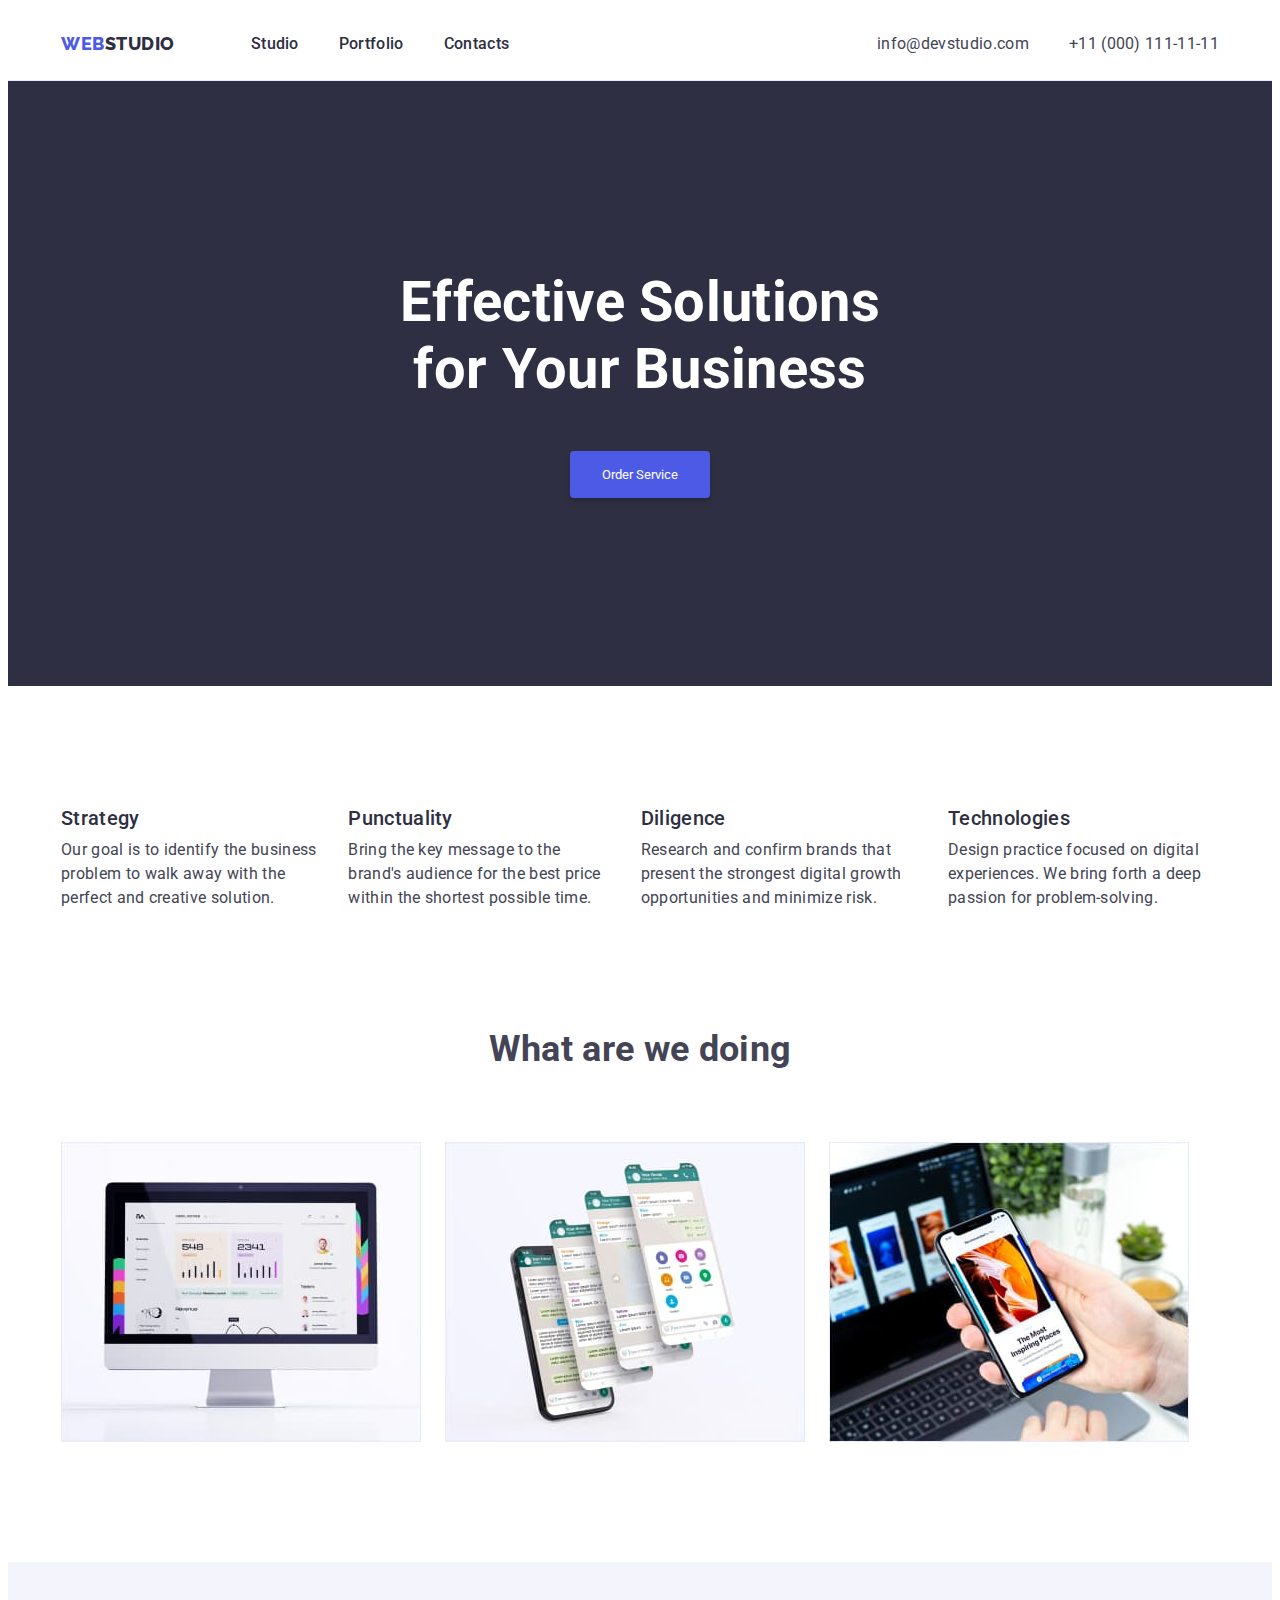
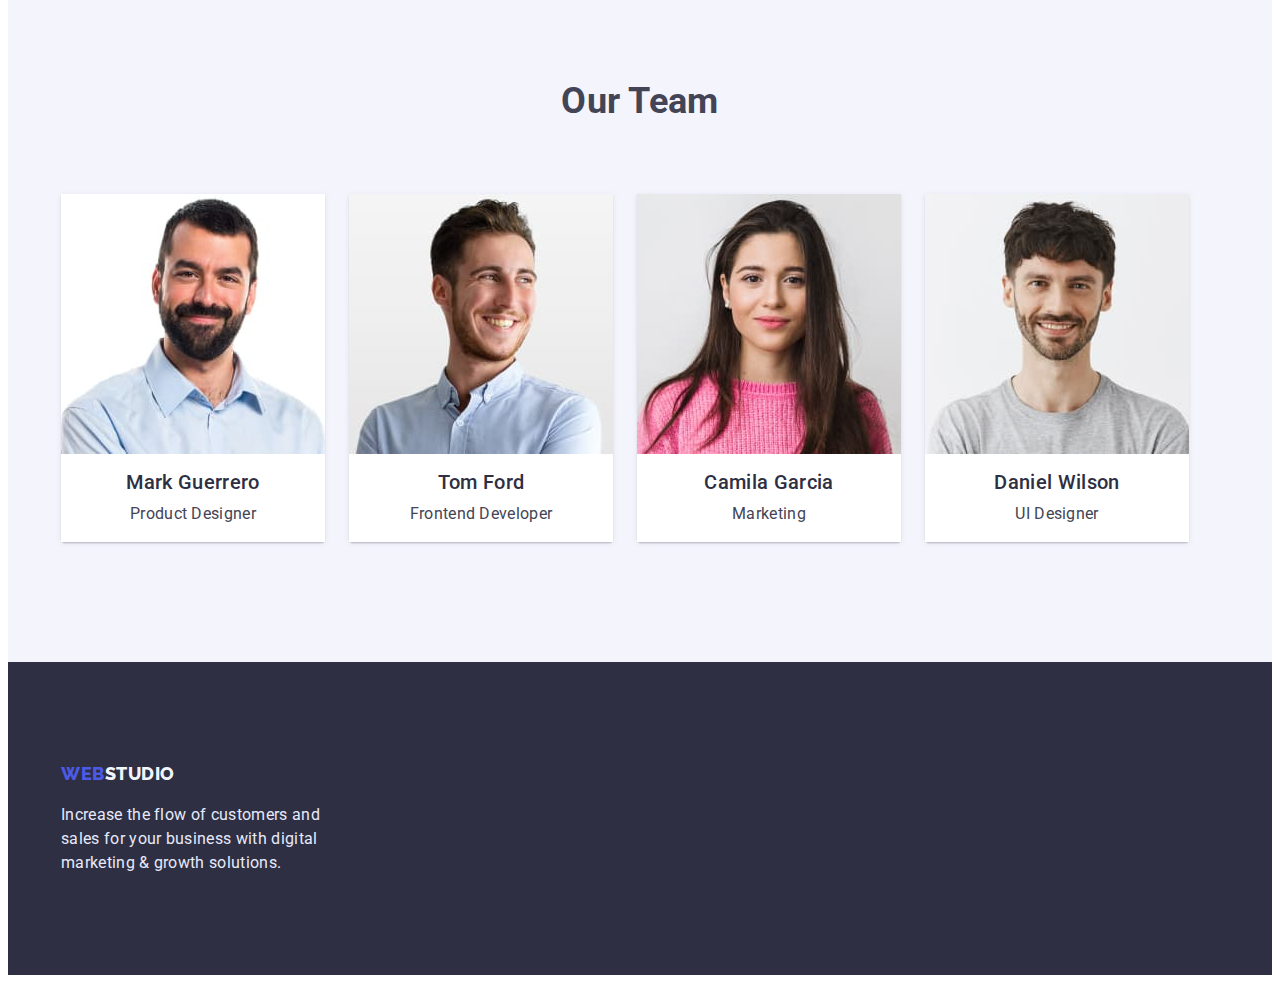
<file: index.html>
<!DOCTYPE html>
<html lang="en">
  <head>
    <meta charset="UTF-8" />
    <meta http-equiv="X-UA-Compatible" content="IE=edge" />
    <meta name="viewport" content="width=device-width, initial-scale=1.0" />
    <title>Document</title>
    <link
      href="https://fonts.googleapis.com/css2?family=Raleway:wght@800&family=Roboto:wght@400;500;700;900&display=swap"
      rel="stylesheet"
    />
    <link
      rel="stylesheet"
      href="https://cdnjs.cloudflare.com/ajax/libs/modern-normalize/1.1.0/modern-normalize.min.css"
      integrity="sha512-wpPYUAdjBVSE4KJnH1VR1HeZfpl1ub8YT/NKx4PuQ5NmX2tKuGu6U/JRp5y+Y8XG2tV+wKQpNHVUX03MfMFn9Q=="
      crossorigin="anonymous"
      referrerpolicy="no-referrer"
    />
    <link rel="stylesheet" href="./css/style.css" />
  </head>

  <body>
    <!-- header -->
    <header class="head">
      <div class="container">
        <div class="header">
          <nav class="header-nav">
            <a href="./index.html" class="logo link">
              Web<span class="logo span">Studio</span>
            </a>
            <ul class="site-nav list">
              <li class="item"><a href="/" class="nav link">Studio</a></li>
              <li class="item">
                <a href="./portfolio.html" class="nav link">Portfolio</a>
              </li>
              <li class="item"><a href="" class="nav link">Contacts</a></li>
            </ul>
          </nav>
          <ul class="header-address list">
            <li class="item">
              <a href="mailto:info@devstudio.com" class="info link"
                >info@devstudio.com</a
              >
            </li>
            <li class="item">
              <a href="tel:+11000111-11-11" class="info link"
                >+11 (000) 111-11-11</a
              >
            </li>
          </ul>
        </div>
      </div>
    </header>
    <main>
      <!-- hero -->
      <section class="hero">
        <h1 class="hero-title">
          Effective Solutions <br />
          for Your Business
        </h1>
        <button type="button" class="order btn">Order Service</button>
      </section>
      <!--section benefits  -->
      <section class="section">
        <div class="container">
          <h2 hidden>Our benefits</h2>
          <ul class="benefits list">
            <li class="item">
              <h3 class="subtitle">Strategy</h3>
              <p class="benefits-text">
                Our goal is to identify the business problem to walk away with
                the perfect and creative solution.
              </p>
            </li>
            <li class="item">
              <h3 class="subtitle">Punctuality</h3>
              <p class="benefits-text">
                Bring the key message to the brand's audience for the best price
                within the shortest possible time.
              </p>
            </li>
            <li class="item">
              <h3 class="subtitle">Diligence</h3>
              <p class="benefits-text">
                Research and confirm brands that present the strongest digital
                growth opportunities and minimize risk.
              </p>
            </li>
            <li class="item">
              <h3 class="subtitle">Technologies</h3>
              <p class="benefits-text">
                Design practice focused on digital experiences. We bring forth a
                deep passion for problem-solving.
              </p>
            </li>
          </ul>
        </div>
      </section>
      <!--section works  -->
      <section class="section features">
        <div class="container">
          <div class="doing">
            <h2 class="title">What are we doing</h2>
            <ul class="works list">
              <li class="item">
                <img
                  class="item-pics"
                  src="./images/analitics.jpg"
                  width="360"
                  height="300"
                  alt="Analitics"
                />
              </li>
              <li class="item">
                <img
                  class="item-pics"
                  src="./images/ui-design.jpg"
                  width="360"
                  height="300"
                  alt="UI Design"
                />
              </li>
              <li class="item">
                <img
                  class="item-pics"
                  src="./images/solutions.jpg"
                  width="360"
                  height="300"
                  alt="Ready Solutions"
                />
              </li>
            </ul>
          </div>
        </div>
      </section>
      <!--section team list  -->
      <section class="section sec-team">
        <div class="container">
          <div class="team-list">
            <h2 class="title">Our Team</h2>
            <ul class="team list">
              <li class="item">
                <img
                  class="item-pics"
                  src="./images/mark-guerrero.jpg"
                  width="264"
                  height="260"
                  alt="Photo of Mark Guerrero"
                />
                <div class="team-card">
                  <h3 class="subtitle">Mark Guerrero</h3>
                  <p class="txt">Product Designer</p>
                </div>
              </li>
              <li class="item">
                <img
                  class="item-pics"
                  src="./images/tom-ford.jpg"
                  width="264"
                  height="260"
                  alt="Photo of Tom Ford"
                />
                <div class="team-card">
                  <h3 class="subtitle">Tom Ford</h3>
                  <p class="txt">Frontend Developer</p>
                </div>
              </li>
              <li class="item">
                <img
                  class="item-pics"
                  src="./images/camila-garcia.jpg"
                  width="264"
                  height="260"
                  alt="Photo of Camila Garcia"
                />
                <div class="team-card">
                  <h3 class="subtitle">Camila Garcia</h3>
                  <p class="txt">Marketing</p>
                </div>
              </li>
              <li class="item">
                <img
                  class="item-pics"
                  src="./images/daniel-wilson.jpg"
                  width="264"
                  height="260"
                  alt="Photo of Daniel Wilson"
                />
                <div class="team-card">
                  <h3 class="subtitle">Daniel Wilson</h3>
                  <p class="txt">UI Designer</p>
                </div>
              </li>
            </ul>
          </div>
        </div>
      </section>
    </main>
    <!-- footer -->
    <footer class="footer">
      <div class="container">
        <a href="./index.html" class="logo link">
          Web<span class="logo footer-span">Studio</span>
        </a>
        <p class="footer-text">
          Increase the flow of customers and <br />
          sales for your business with digital <br />marketing & growth
          solutions.
        </p>
      </div>
    </footer>
  </body>
</html>
</file>
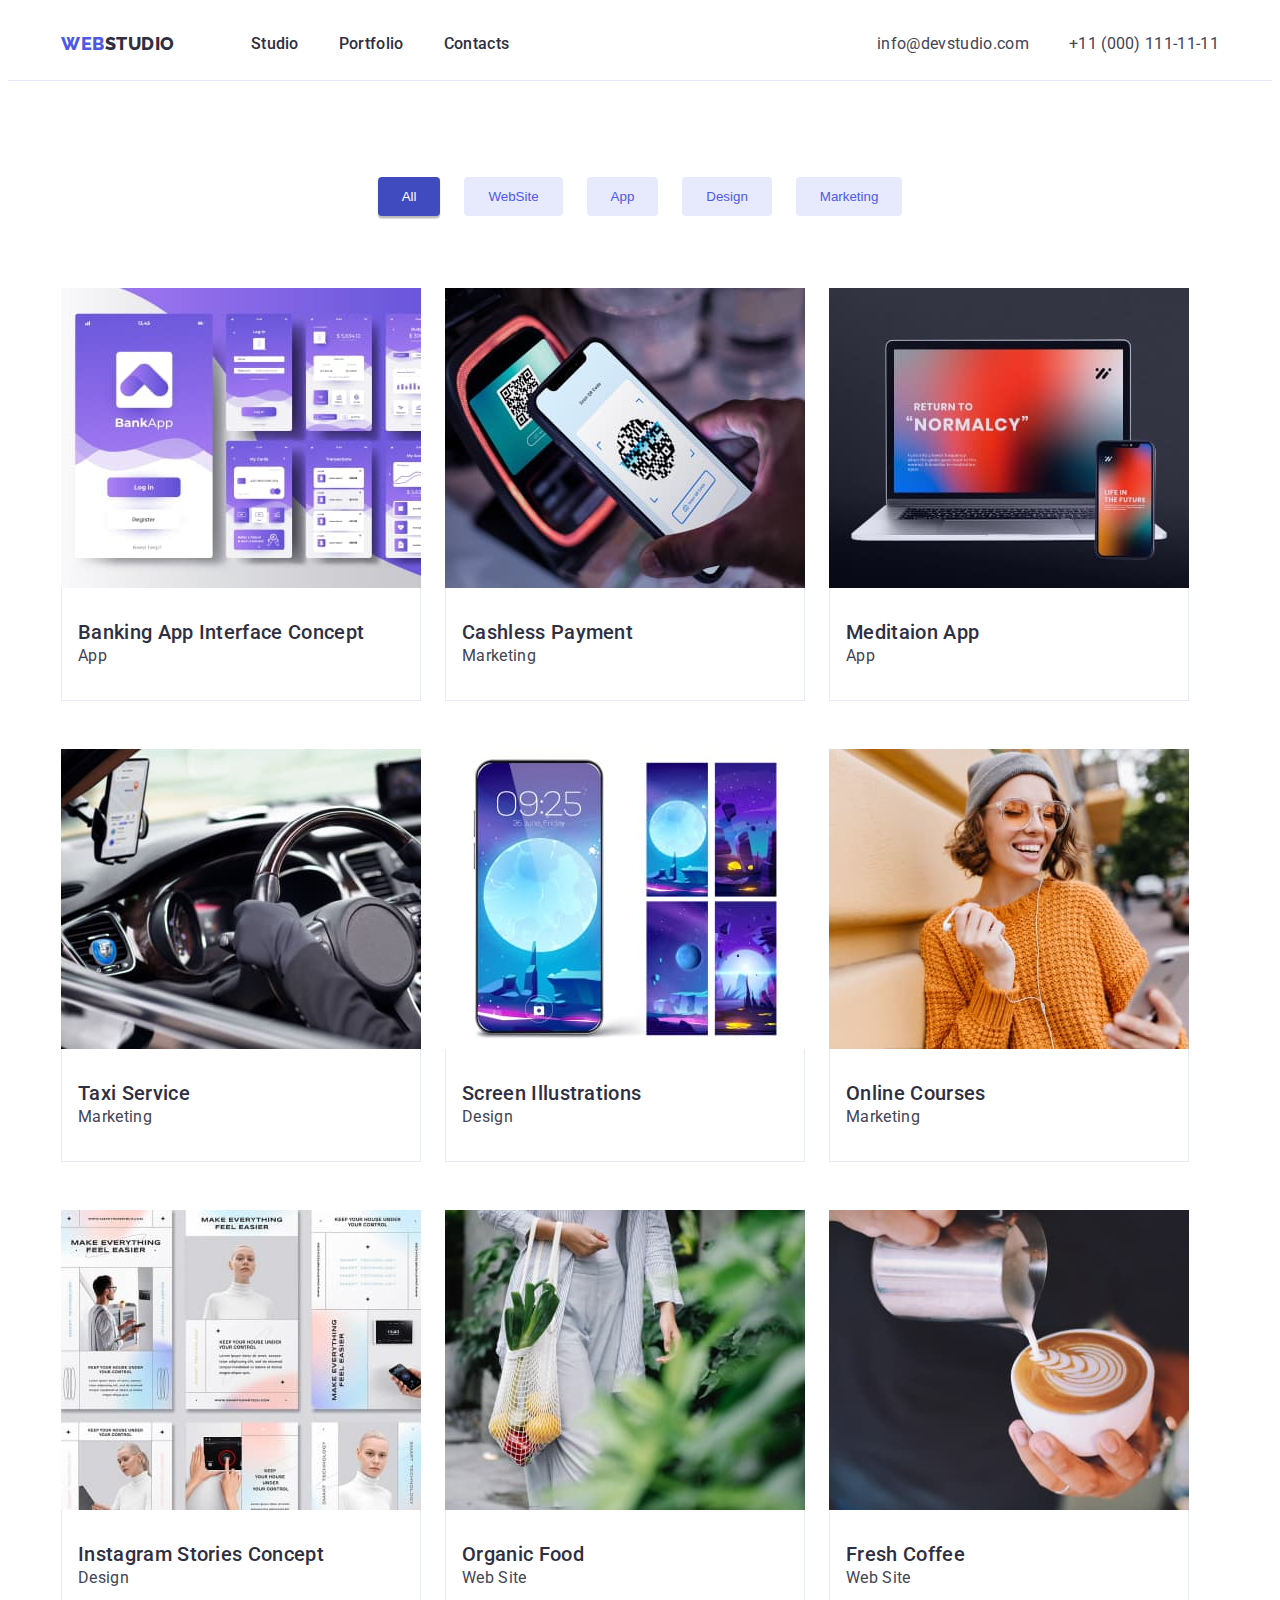
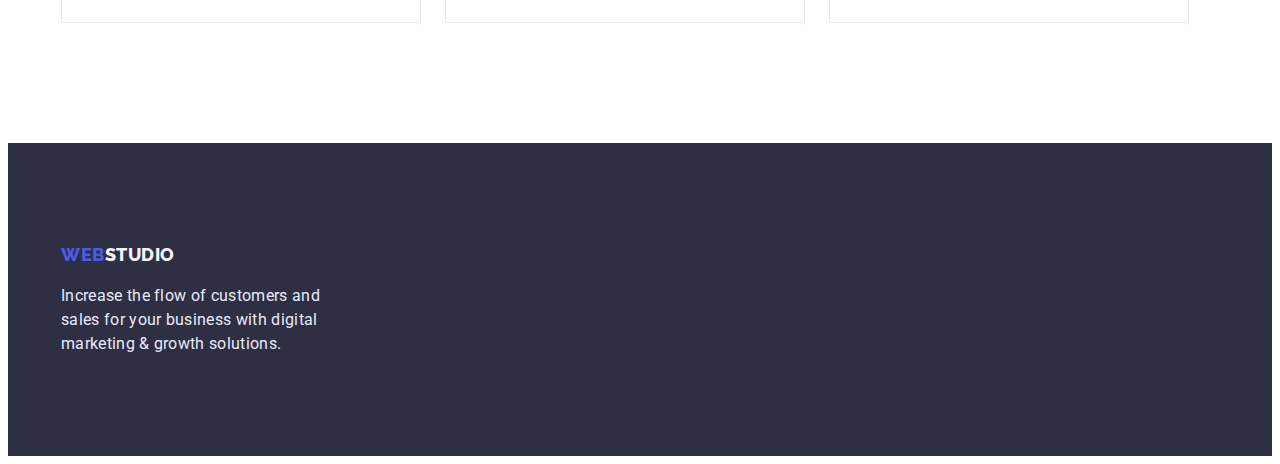
<file: portfolio.html>
<!DOCTYPE html>
<html lang="en">
  <head>
    <meta charset="UTF-8" />
    <meta http-equiv="X-UA-Compatible" content="IE=edge" />
    <meta name="viewport" content="width=device-width, initial-scale=1.0" />
    <title>Document</title>
    <link
      href="https://fonts.googleapis.com/css2?family=Raleway:wght@800&family=Roboto:wght@400;500;700;900&display=swap"
      rel="stylesheet"
    />
    <link
      rel="stylesheet"
      href="https://cdnjs.cloudflare.com/ajax/libs/modern-normalize/1.1.0/modern-normalize.min.css"
      integrity="sha512-wpPYUAdjBVSE4KJnH1VR1HeZfpl1ub8YT/NKx4PuQ5NmX2tKuGu6U/JRp5y+Y8XG2tV+wKQpNHVUX03MfMFn9Q=="
      crossorigin="anonymous"
      referrerpolicy="no-referrer"
    />
    <link rel="stylesheet" href="./css/style.css" />
  </head>

  <body>
    <!-- header -->
    <header class="head">
      <div class="container">
        <div class="header">
          <nav class="header-nav">
            <a href="./index.html" class="logo link">
              Web<span class="logo span">Studio</span>
            </a>
            <ul class="site-nav list">
              <li class="item">
                <a href="./index.html" class="nav link">Studio</a>
              </li>
              <li class="item">
                <a href="./portfolio.html" class="nav link">Portfolio</a>
              </li>
              <li class="item"><a href="" class="nav link">Contacts</a></li>
            </ul>
          </nav>
          <ul class="header-address list">
            <li class="item">
              <a href="mailto:info@devstudio.com" class="info link"
                >info@devstudio.com</a
              >
            </li>
            <li class="item">
              <a href="tel:+11000111-11-11" class="info link"
                >+11 (000) 111-11-11</a
              >
            </li>
          </ul>
        </div>
      </div>
    </header>
    <!-- main -->
    <main>
      <section class="portfolio">
        <div class="container">
          <h1 hidden>Portfolio</h1>
          <ul class="filter list">
            <li class="item">
              <button type="button" class="button-hover btn">All</button>
            </li>
            <li class="item">
              <button type="button" class="button btn">WebSite</button>
            </li>
            <li class="item">
              <button type="button" class="button btn">App</button>
            </li>
            <li class="item">
              <button type="button" class="button btn">Design</button>
            </li>
            <li class="item">
              <button type="button" class="button btn">Marketing</button>
            </li>
          </ul>
          <ul class="card-set list">
            <li>
              <a href="" class="link">
                <img
                  class="card-thumbs"
                  src="./portfolio/banking-app-interface-concept.jpg"
                  width="360"
                  height="300"
                  alt="Banking App Interface Concept"
                />
                <div class="cards-text">
                  <h2 class="cards">Banking App Interface Concept</h2>
                  <p>App</p>
                </div>
              </a>
            </li>
            <li>
              <a href="" class="link">
                <img
                  class="card-thumbs"
                  src="./portfolio/cashless-payment.jpg"
                  width="360"
                  height="300"
                  alt="Cashless Payment"
                />
                <div class="cards-text">
                  <h2 class="cards">Cashless Payment</h2>
                  <p>Marketing</p>
                </div>
              </a>
            </li>
            <li>
              <a href="" class="link">
                <img
                  class="card-thumbs"
                  src="./portfolio/meditaion-app.jpg"
                  width="360"
                  height="300"
                  alt="Meditaion App"
                />
                <div class="cards-text">
                  <h2 class="cards">Meditaion App</h2>
                  <p>App</p>
                </div>
              </a>
            </li>
            <li>
              <a href="" class="link">
                <img
                  class="card-thumbs"
                  src="./portfolio/taxi-service.jpg"
                  width="360"
                  height="300"
                  alt="Taxi Service"
                />
                <div class="cards-text">
                  <h2 class="cards">Taxi Service</h2>
                  <p>Marketing</p>
                </div>
              </a>
            </li>
            <li>
              <a href="" class="link">
                <img
                  class="card-thumbs"
                  src="./portfolio/screen-illustrations.jpg"
                  width="360"
                  height="300"
                  alt="Screen Illustrations"
                />
                <div class="cards-text">
                  <h2 class="cards">Screen Illustrations</h2>
                  <p>Design</p>
                </div>
              </a>
            </li>
            <li>
              <a href="" class="link">
                <img
                  class="card-thumbs"
                  src="./portfolio/online-courses.jpg"
                  width="360"
                  height="300"
                  alt="Online Courses"
                />
                <div class="cards-text">
                  <h2 class="cards">Online Courses</h2>
                  <p>Marketing</p>
                </div>
              </a>
            </li>
            <li>
              <a href="" class="link">
                <img
                  class="card-thumbs"
                  src="./portfolio/instagram-stories-concept.jpg"
                  width="360"
                  height="300"
                  alt="Instagram Stories Concept"
                />
                <div class="cards-text">
                  <h2 class="cards">Instagram Stories Concept</h2>
                  <p>Design</p>
                </div>
              </a>
            </li>
            <li>
              <a href="" class="link">
                <img
                  class="card-thumbs"
                  src="./portfolio/organic-food.jpg"
                  width="360"
                  height="300"
                  alt="Organic Food"
                />
                <div class="cards-text">
                  <h2 class="cards">Organic Food</h2>
                  <p>Web Site</p>
                </div>
              </a>
            </li>
            <li>
              <a href="" class="link">
                <img
                  class="card-thumbs"
                  src="./portfolio/fresh-coffee.jpg"
                  width="360"
                  height="300"
                  alt="Fresh Coffee"
                />
                <div class="cards-text">
                  <h2 class="cards">Fresh Coffee</h2>
                  <p>Web Site</p>
                </div>
              </a>
            </li>
          </ul>
        </div>
      </section>
    </main>
    <!-- footer -->
    <footer class="footer">
      <div class="container">
        <a href="./index.html" class="logo link">
          Web<span class="logo footer-span">Studio</span>
        </a>
        <p class="footer-text">
          Increase the flow of customers and <br />
          sales for your business with digital <br />marketing & growth
          solutions.
        </p>
      </div>
    </footer>
  </body>
</html>
</file>
<file: css/style.css>
:root {
    /* CTAs Focused Active states Links */
    --primary-brand-color: #4D5AE5;
    /* pressed state */
    --pressed-state: #404BBF;
    /*Overlays Shadows Headings*/
    --dark: #2E2F42;
    /* Valid fields Success messages */
    --success: #31D0AA;
    /*Body text*/
    --body-text-color: #434455;
    /* Helper text Deemphasized text */
    --Subtle Text: #8E8F99;
    /* Accent */
    /* cornflower */
    --Accent: #E7E9FC;
    /* Light */
    /* CLOUD */
    --light: #F4F4FD;
    /* white */
    --white: #ffffff;
    /* universal margin 24px */
    --uni-gap: 24px;
    /* margin sections */
    --section-gap: 120px;
    /* padding 72 */
    --uni-padding: 72px;
}

body {
    font-family: 'Roboto', system-ui, -apple-system, BlinkMacSystemFont, 'Segoe UI', Roboto, Oxygen, Ubuntu, Cantarell, 'Open Sans', 'Helvetica Neue', sans-serif;
    color: var(--body-text-color);
    font-style: normal;
    font-weight: 400;
    font-size: 16px;
    line-height: 1.5;
    letter-spacing: 0.02em;
    background: var(--white);

}

.list {
    list-style: none;
}

.btn {
    cursor: pointer;
    border: none;
}

.link {
    text-decoration: none;
}

.container {
    width: 1158px;
    margin-left: auto;
    margin-right: auto;
    padding-left: 15px;
    padding-right: 15px;
}

h1,
h2,
h3,
h4,
h5,
h6,
p,
ul {
    padding: 0;
    margin: 0;
}

.section {
    padding-top: var(--section-gap);
}

/* logo */
.logo {
    font-family: 'Raleway';
    font-style: normal;
    font-weight: 800;
    font-size: 18px;
    line-height: 1.3;
    color: var(--primary-brand-color);
    text-transform: uppercase;
    letter-spacing: 0.03em;
    padding-top: var(--uni-gap);
    padding-bottom: var(--uni-gap);
}

.logo.span {
    color: var(--dark);
}

/* header */
.head {
    border-bottom: 1px solid var(--Accent);
}

.header {
    display: flex;
    align-items: center;
    justify-content: space-between;
}

.header-nav {
    display: flex;
}

.site-nav {
    display: flex;
    margin-left: 76px;
}

.site-nav .nav {
    color: var(--dark);
    font-weight: 500;
    display: block;
    padding-top: var(--uni-gap);
    padding-bottom: var(--uni-gap);

}

.site-nav .nav:hover,
.site-nav .nav:focus {
    color: var(--primary-brand-color);
}

.site-nav .item+.item,
.header-address .item+.item {
    margin-left: 40px;
}

.header-address {
    display: flex;
    margin-left: auto;

}

.header-address .info {
    color: var(--body-text-color);
    display: block;
    padding-top: var(--uni-gap);
    padding-bottom: var(--uni-gap);

}

.header-address .info:hover,
.info:focus {
    color: var(--primary-brand-color);
}

/* hero */
.hero {
    background: var(--dark);
    text-align: center;
    padding-top: 188px;
    padding-bottom: 188px;
}

.order {
    font-family: inherit;
    color: var(--white);
    background-color: var(--primary-brand-color);
    padding: 16px 32px;
    margin-top: 48px;
    box-shadow: 0px 4px 4px rgba(0, 0, 0, 0.15);
    border-radius: 4px;
}

.order:hover,
.orfer:focus {
    background-color: var(--pressed-state);
}

.hero-title {
    color: var(--white);
    font-weight: 700;
    font-size: 56px;
    line-height: 1.2;
    text-align: center;
}

/* h2 */
.title {
    font-weight: 700;
    font-size: 36px;
    line-height: 1.1;
}

/* h3 */
.subtitle {
    color: var(--dark);
    font-weight: 500;
    font-size: 20px;
    line-height: 1.2;
}

/* section benefits */

.benefits {
    display: flex;
}

.benefits .item+.item,
.works .item+.item,
.team .item+.item {
    margin-left: var(--uni-gap);
}

.item-pics {
    display: block;
}

.benefits-text {
    margin-top: 8px;
}

/* section works */
.section.features {
    padding-bottom: var(--section-gap);
}

.doing {
    text-align: center;
}

.works {
    display: flex;
    margin-top: var(--uni-padding);
}

/* section team list*/

.sec-team {
    background: var(--light);
}

.team-list {
    text-align: center;
    padding-bottom: var(--section-gap);
}

.team {
    display: flex;
    margin-top: var(--uni-padding);
}

.team .item {
    box-shadow: 0px 1px 6px rgba(46, 47, 66, 0.08), 0px 1px 1px rgba(46, 47, 66, 0.16), 0px 2px 1px rgba(46, 47, 66, 0.08);
    border-radius: 0px 0px 4px 4px;
}

.team-card {
    background-color: var(--white);
    padding: 16px 32px;
}

.team .txt {
    padding-top: 8px;
}

/* footer */

.footer {
    background: var(--dark);
    color: var(--Accent);
    padding-bottom: 100px;
    padding-top: 100px;
}

.logo.footer-span {
    color: var(--light);
}

.footer-text {
    margin-top: 16px;
}

/* portfolio */
.portfolio {
    padding-top: 96px;
    padding-bottom: var(--section-gap);
}

.filter {
    font-family: inherit;
    font-weight: 500;
    letter-spacing: 0.04em;

    display: flex;
    justify-content: center;
    margin-bottom: var(--uni-padding);
}

.filter .item+.item {
    margin-left: var(--uni-gap);
}

.filter .button {
    color: var(--primary-brand-color);
    background-color: var(--Accent);
    border-radius: 4px;
    padding: 12px 24px;
}

.filter .button-hover {
    border-radius: 4px;
    padding: 12px 24px;
    color: var(--white);
    background-color: var(--pressed-state);
    box-shadow: 0px 3px 1px rgba(0, 0, 0, 0.1), 0px 2px 1px rgba(0, 0, 0, 0.08), 0px 2px 2px rgba(0, 0, 0, 0.12);
    border-radius: 4px;
}

.filter .button:hover,
.filter .button:focus {
    color: var(--white);
    background-color: var(--pressed-state);
    box-shadow: 0px 3px 1px rgba(0, 0, 0, 0.1), 0px 2px 1px rgba(0, 0, 0, 0.08), 0px 2px 2px rgba(0, 0, 0, 0.12);
    border-radius: 4px;
}

/* cards portfolio */
.card-set {
    display: flex;
    flex-wrap: wrap;
    row-gap: 48px;
    column-gap: var(--uni-gap);
}

.card-thumbs {
    display: block;
    max-width: 100%;
}

.cards-text {
    color: var(--body-text-color);
    border: 1px solid var(--Accent);
    border-top: transparent;
    padding-top: 32px;
    padding-bottom: 32px;
    padding-left: 16px;
    padding-right: 16px;
    display: flex;
    flex-direction: column;

}

.cards {
    color: var(--dark);
    font-weight: 500;
    font-size: 20px;
    line-height: 1.2;
}
</file>
